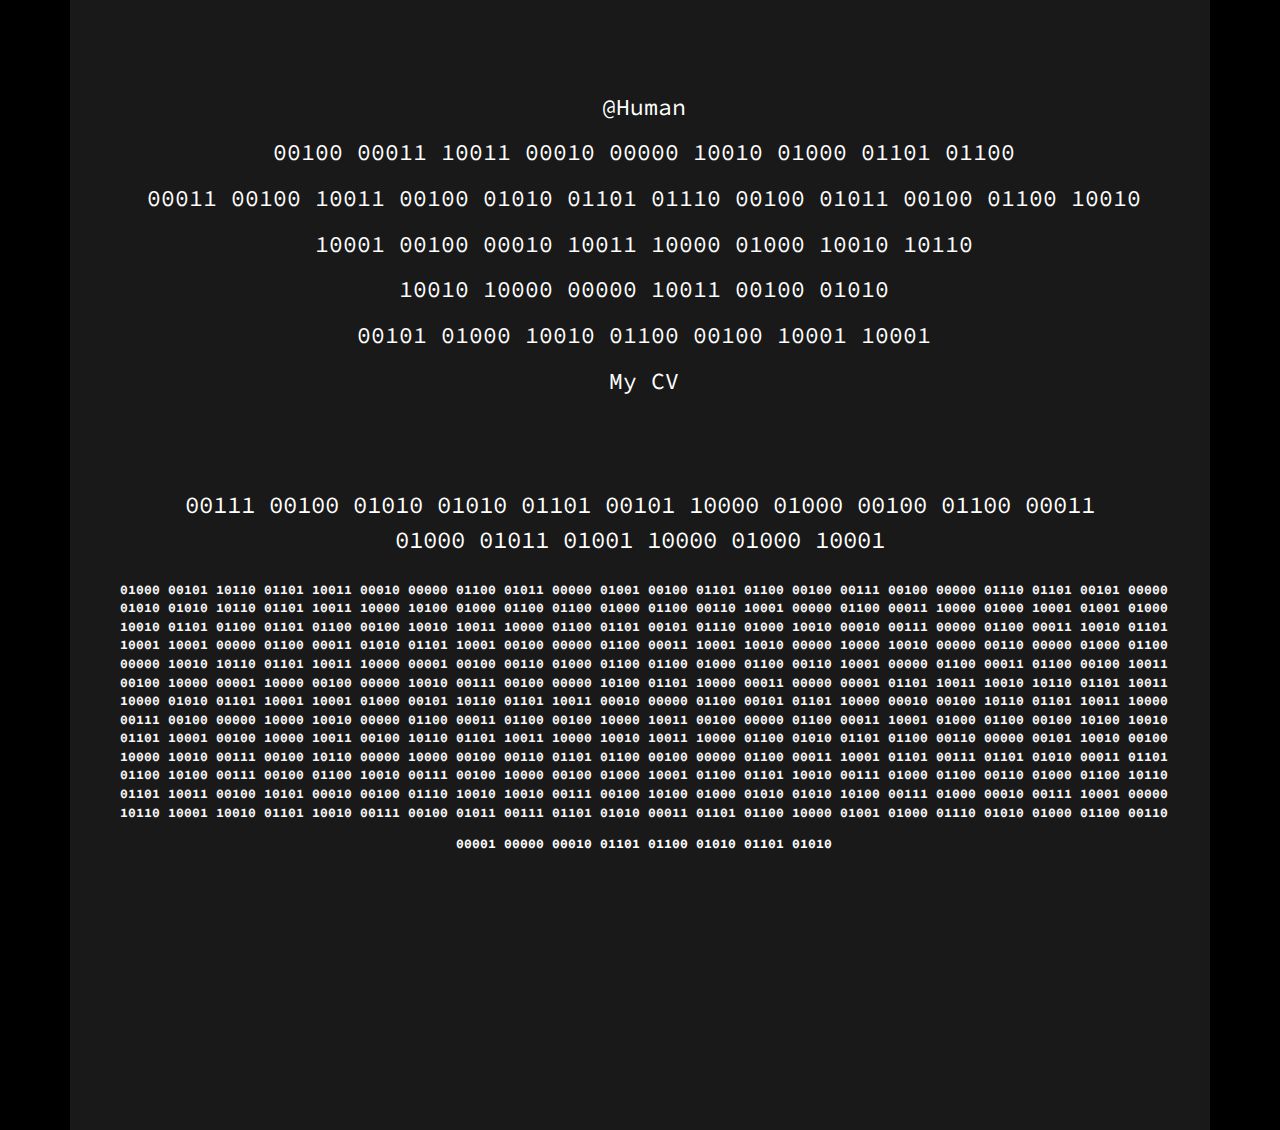
<file: index.html>
<html>
  <head>
    <link rel="stylesheet" href="https://maxcdn.bootstrapcdn.com/bootstrap/3.3.7/css/bootstrap.min.css">
    <link rel="stylesheet" href="styles.css">
    <link href="https://fonts.googleapis.com/css?family=Source+Code+Pro" rel="stylesheet">
  </head>
  
  <div class="container">
    
  <body class="bg">
    <div class="header text-center center-block">
      <ul class="navbar">
        <li><a href="human.html"> @Human </a></li>
        <li><a href="education.html"> 00100 00011 10011 00010 00000 10010 01000 01101 01100 </a></li>
        <li><a href="dev.html"> 00011 00100 10011 00100 01010 01101 01110 00100 01011 00100 01100 10010 </a></li>
        <li><a href="security.html"> 10001 00100 00010 10011 10000 01000 10010 10110 </a></li>
        <li><a href="travel.html"> 10010 10000 00000 10011 00100 01010 </a></li>
        <li><a href="fitness.html"> 00101 01000 10010 01100 00100 10001 10001 </a></li>
        <li><a href="resume.html">My CV</a></li>
      </ul>
     
      <p id="welcome_bacon"> 00111 00100 01010 01010 01101 00101 10000 01000 00100 01100 00011</br>01000 01011 01001 10000 01000 10001 </p>
    
    <ul class="navbar">
        <li><b>01000 00101 10110 01101 10011 00010 00000 01100 01011 00000 01001 00100 01101 01100 00100 00111 00100 00000 01110 01101 00101 00000 01010 01010 10110 01101 10011 10000 10100 01000 01100 01100 01000 01100 00110 10001 00000 01100 00011 10000 01000 10001 01001 01000 10010 01101 01100 01101 01100 00100 10010 10011 10000 01100 01101 00101 01110 01000 10010 00010 00111 00000 01100 00011 10010 01101 10001 10001 00000 01100 00011 01010 01101 10001 00100 00000 01100 00011 10001 10010 00000 10000 10010 00000 00110 00000 01000 01100 00000 10010 10110 01101 10011 10000 00001 00100 00110 01000 01100 01100 01000 01100 00110 10001 00000 01100 00011 01100 00100 10011 00100 10000 00001 10000 00100 00000 10010 00111 00100 00000 10100 01101 10000 00011 00000 00001 01101 10011 10010 10110 01101 10011 10000 01010 01101 10001 10001 01000 00101 10110 01101 10011 00010 00000 01100 00101 01101 10000 00010 00100 10110 01101 10011 10000 00111 00100 00000 10000 10010 00000 01100 00011 01100 00100 10000 10011 00100 00000 01100 00011 10001 01000 01100 00100 10100 10010 01101 10001 00100 10000 10011 00100 10110 01101 10011 10000 10010 10011 10000 01100 01010 01101 01100 00110 00000 00101 10010 00100 10000 10010 00111 00100 10110 00000 10000 00100 00110 01101 01100 00100 00000 01100 00011 10001 01101 00111 01101 01010 00011 01101 01100 10100 00111 00100 01100 10010 00111 00100 10000 00100 01000 10001 01100 01101 10010 00111 01000 01100 00110 01000 01100 10110 01101 10011 00100 10101 00010 00100 01110 10010 10010 00111 00100 10100 01000 01010 01010 10100 00111 01000 00010 00111 10001 00000 10110 10001 10010 01101 10010 00111 00100 01011 00111 01101 01010 00011 01101 01100 10000 01001 01000 01110 01010 01000 01100 00110</b></li>
        <li><b><a href="#">00001 00000 00010 01101 01100 01010 01101 01010</a></b></li>
      </ul>
    </div>
  </body>
</html>
</file>
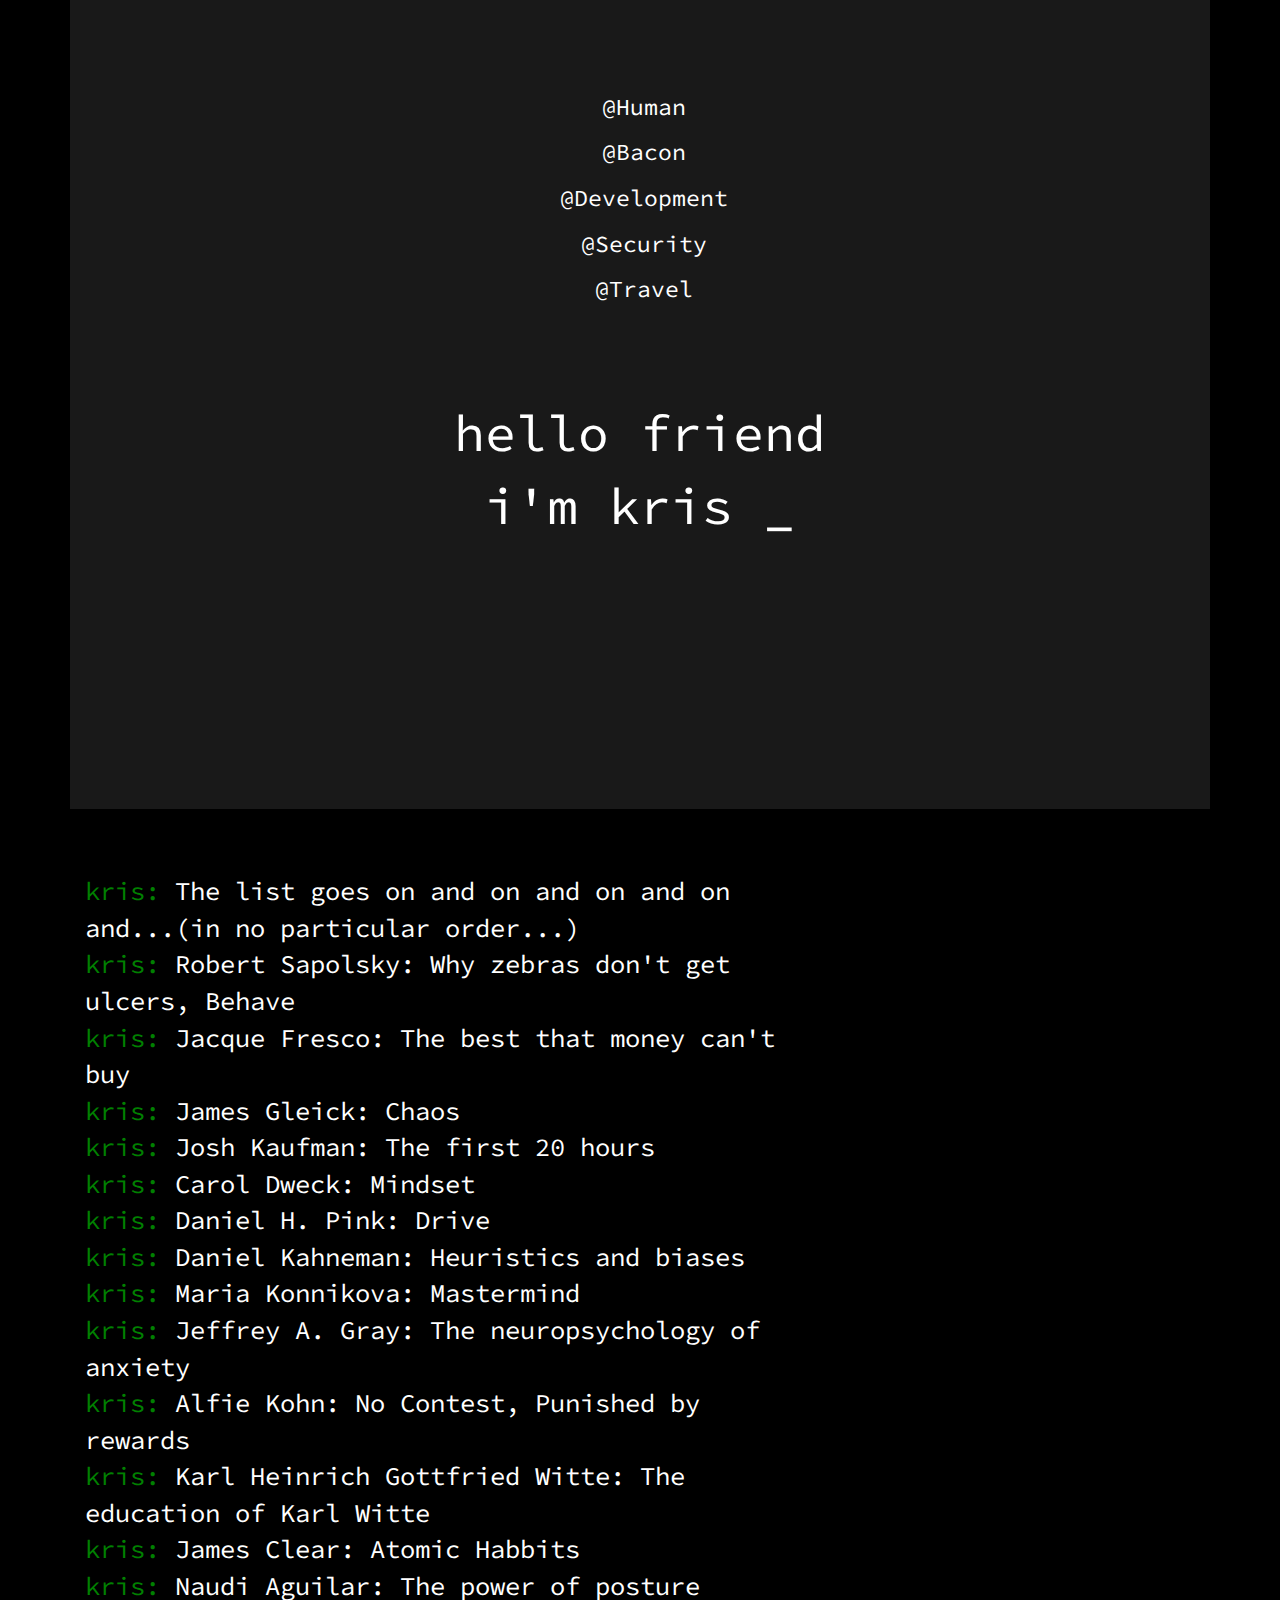
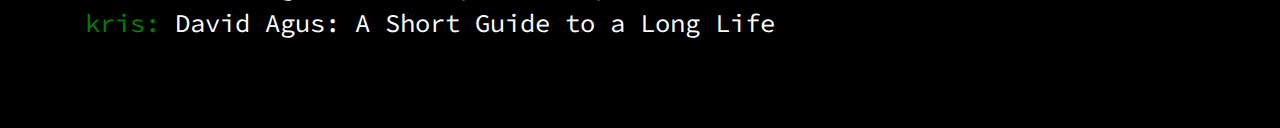
<file: books.html>
<html>

<head>
    <link rel="stylesheet" href="https://maxcdn.bootstrapcdn.com/bootstrap/3.3.7/css/bootstrap.min.css">
    <link rel="stylesheet" href="styles.css">
    <link href="https://fonts.googleapis.com/css?family=Source+Code+Pro" rel="stylesheet">
</head>

<div class="container">

    <body class="bg">
        <div class="header text-center center-block">
            <ul class="navbar">
                <li><a href="human.html"> @Human </a></li>
                <li><a href="index.html"> @Bacon </a></li>
                <li><a href="dev.html"> @Development </a></li>
                <li><a href="security.html"> @Security </a></li>
                <li><a href="travel.html"> @Travel </a></li>
            </ul>

            <p id="welcome"> hello friend</br>i'm kris _</p>

        </div>

        <div class="intro">
            <div class="col-xs-8">
                <!-- <span>kris:</span></br> -->
                <p id="text1"><span>kris:</span> The list goes on and on and on and on and...(in no particular order...)</br>
                    <span>kris:</span> Robert Sapolsky: Why zebras don't get ulcers, Behave</br>
                    <span>kris:</span> Jacque Fresco: The best that money can't buy</br>
                    <span>kris:</span> James Gleick: Chaos </br>
                    <span>kris:</span> Josh Kaufman: The first 20 hours</br>
                    <span>kris:</span> Carol Dweck: Mindset</br>
                    <span>kris:</span> Daniel H. Pink: Drive</br>
                    <span>kris:</span> Daniel Kahneman: Heuristics and biases</br>
                    <span>kris:</span> Maria Konnikova: Mastermind</br>
                    <span>kris:</span> Jeffrey A. Gray: The neuropsychology of anxiety</br>
                    <span>kris:</span> Alfie Kohn: No Contest, Punished by rewards</br>
                    <span>kris:</span> Karl Heinrich Gottfried Witte: The education of Karl Witte</br>
                    <span>kris:</span> James Clear: Atomic Habbits</br>
                    <span>kris:</span> Naudi Aguilar: The power of posture</br>
                    <span>kris:</span> David Agus: A Short Guide to a Long Life</br>

            </div>
            <div class="col-xs-4">

            </div>
        </div>

        <div class="skill">

        </div>

        <div class="work">

        </div>

        <div class="break">

        </div>

    </body>

</html>
</file>
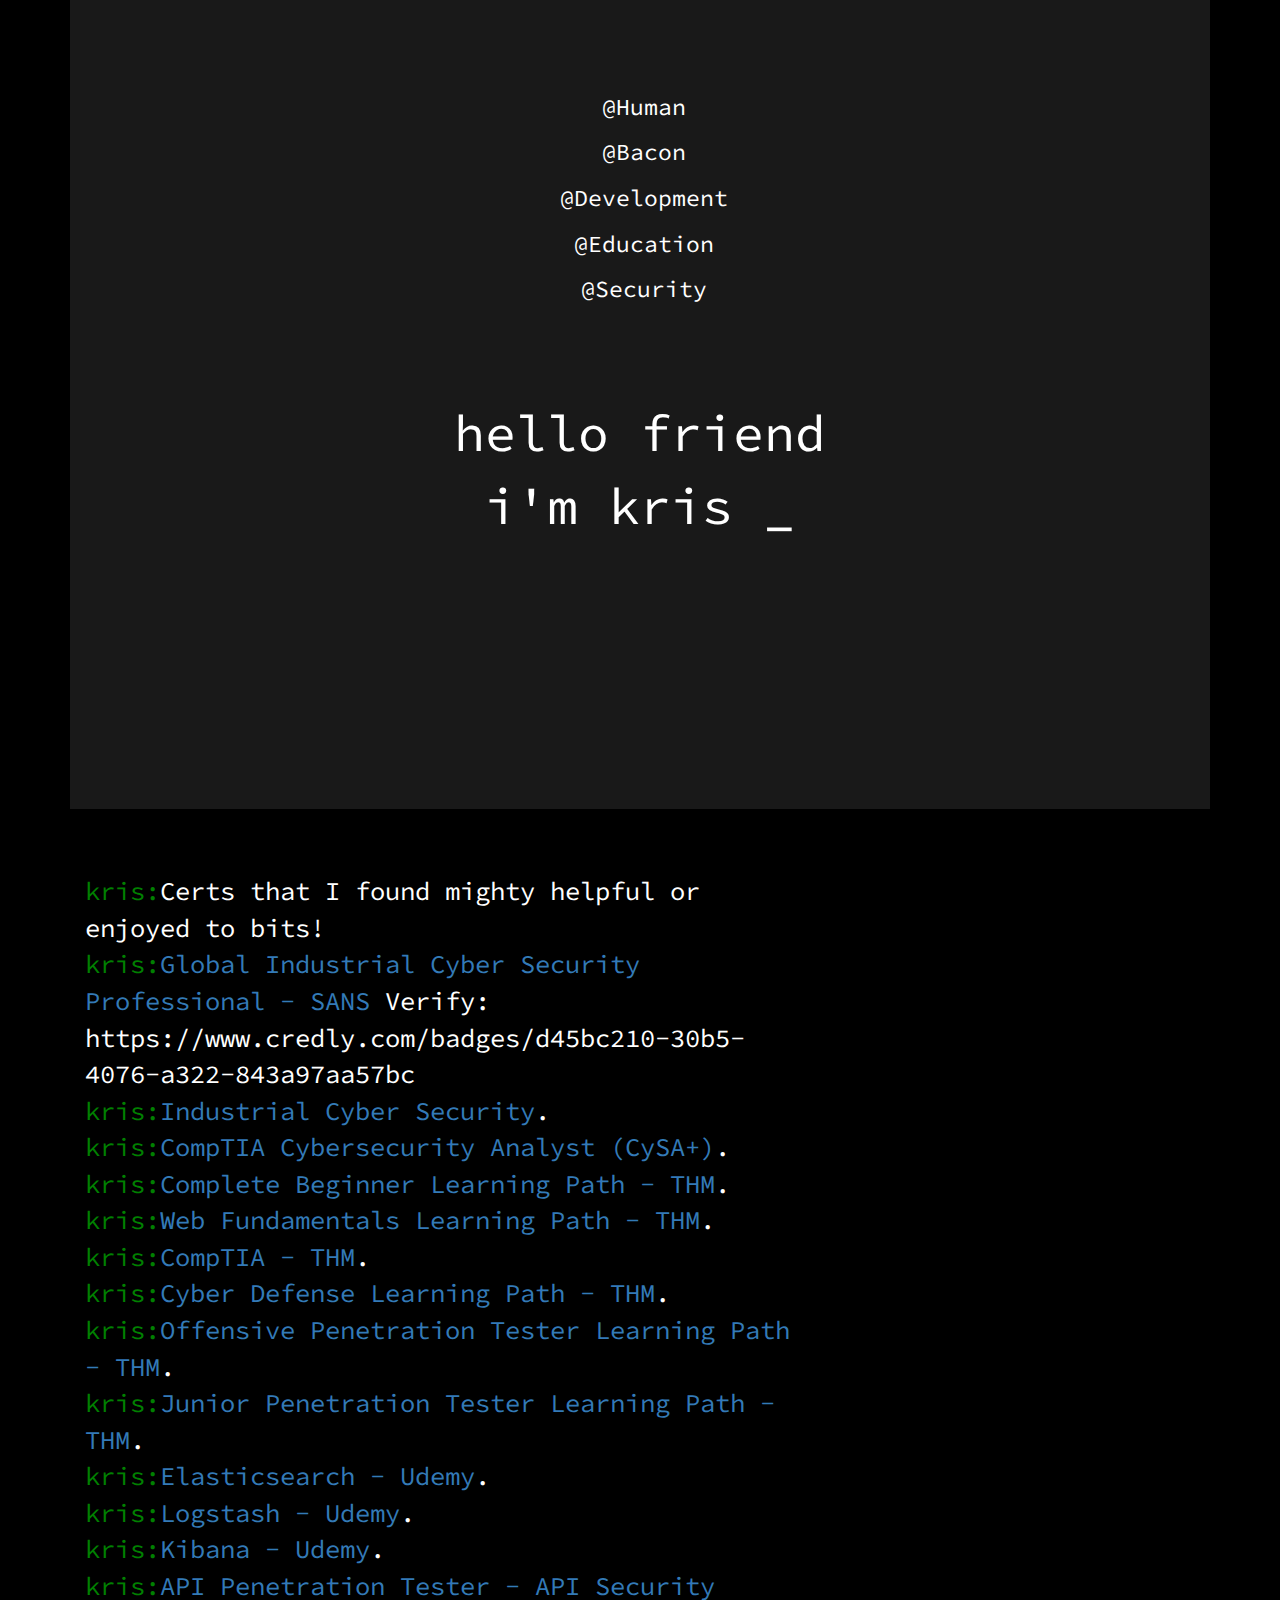
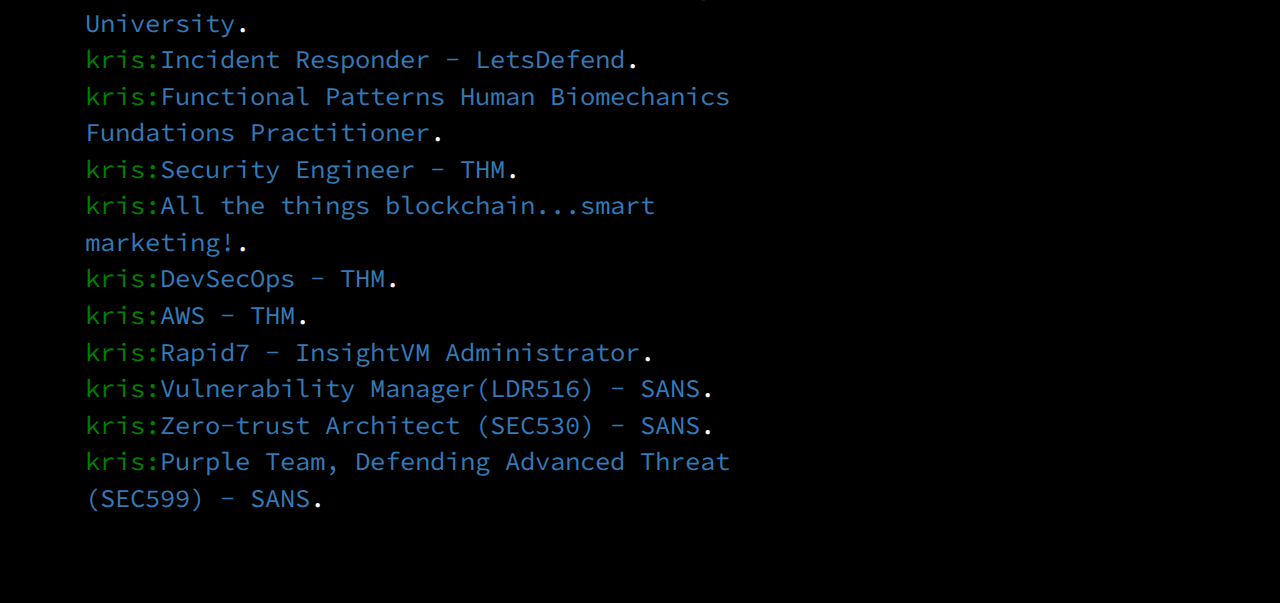
<file: certs.html>
<html>

<head>
    <link rel="stylesheet" href="https://maxcdn.bootstrapcdn.com/bootstrap/3.3.7/css/bootstrap.min.css">
    <link rel="stylesheet" href="styles.css">
    <link href="https://fonts.googleapis.com/css?family=Source+Code+Pro" rel="stylesheet">
</head>

<div class="container">

    <body class="bg">
        <div class="header text-center center-block">
            <ul class="navbar">
                <li><a href="human.html"> @Human </a></li>
                <li><a href="index.html"> @Bacon </a></li>
                <li><a href="dev.html"> @Development </a></li>
                <li><a href="education.html"> @Education </a></li>
                <li><a href="security.html"> @Security </a></li>
            </ul>

            <p id="welcome"> hello friend</br>i'm kris _</p>

        </div>

        <div class="intro">
            <div class="col-xs-8">
                <!-- <span>kris:</span> </br> -->
                <p id="text1"><span>kris:</span>Certs that I found mighty helpful or enjoyed to bits!</br>
                    <span>kris:</span><a href=certs/GICSP.png>Global Industrial Cyber Security Professional - SANS</a> Verify: https://www.credly.com/badges/d45bc210-30b5-4076-a322-843a97aa57bc </br>
                    <span>kris:</span><a href=certs/ICSInternal.pdf>Industrial Cyber Security</a>.</br>
                    <span>kris:</span><a href=certs/CompTIAInternal.pdf>CompTIA Cybersecurity Analyst (CySA+)</a>.</br>
                    <span>kris:</span><a href=certs/THM-CBLP.png>Complete Beginner Learning Path - THM</a>.</br>
                    <span>kris:</span><a href=certs/THM-WFLP.png>Web Fundamentals Learning Path - THM</a>.</br>
                    <span>kris:</span><a href=certs/THM-CompTIA.png>CompTIA - THM</a>.</br>
                    <span>kris:</span><a href=certs/THM-CDLP.png>Cyber Defense Learning Path - THM</a>.</br>
                    <span>kris:</span><a href=certs/THM-OPLP.png>Offensive Penetration Tester Learning Path - THM</a>.</br>
                    <span>kris:</span><a href=certs/THM-JrPT.png>Junior Penetration Tester Learning Path - THM</a>.</br>
                    <span>kris:</span><a href=certs/elastic.pdf>Elasticsearch - Udemy</a>.</br>
                    <span>kris:</span><a href=certs/logstash.pdf>Logstash - Udemy</a>.</br>
                    <span>kris:</span><a href=certs/kibana.pdf>Kibana - Udemy</a>.</br>
                    <span>kris:</span><a href=certs/api-penetration-testing-certificate-of-completion>API Penetration Tester - API Security University</a>.</br>
                    <span>kris:</span><a href=certs/IR.png>Incident Responder - LetsDefend</a>.</br>
                    <span>kris:</span><a href="certs/FPCertificate.pdf">Functional Patterns Human Biomechanics Fundations Practitioner</a>.</br>
                    <span>kris:</span><a href=certs/THM-SE.png>Security Engineer - THM</a>.</br>
                    <span>kris:</span><a href=certs/Blockchain/BCDump.html>All the things blockchain...smart marketing!</a>.</br>
                    <span>kris:</span><a href=certs/THM-DSO.png>DevSecOps - THM</a>.</br>
                    <span>kris:</span><a href=certs/THM-AWS.png>AWS - THM</a>.</br>
                    <span>kris:</span><a href=certs/IVMAdmin.png>Rapid7 - InsightVM Administrator</a>.</br>
		            <span>kris:</span><a href=certs/LDR516VulnMan.pdf>Vulnerability Manager(LDR516) - SANS</a>.</br>
                    <span>kris:</span><a href=certs/SEC530.pdf>Zero-trust Architect (SEC530) - SANS</a>.</br>
                    <span>kris:</span><a href=certs/SEC599.pdf>Purple Team, Defending Advanced Threat (SEC599) - SANS</a>.</br>
            </div>
            <div class="col-xs-4">

            </div>
        </div>

        <div class="skill">

        </div>

        <div class="work">

        </div>

        <div class="break">

        </div>

    </body>

</html>
</file>
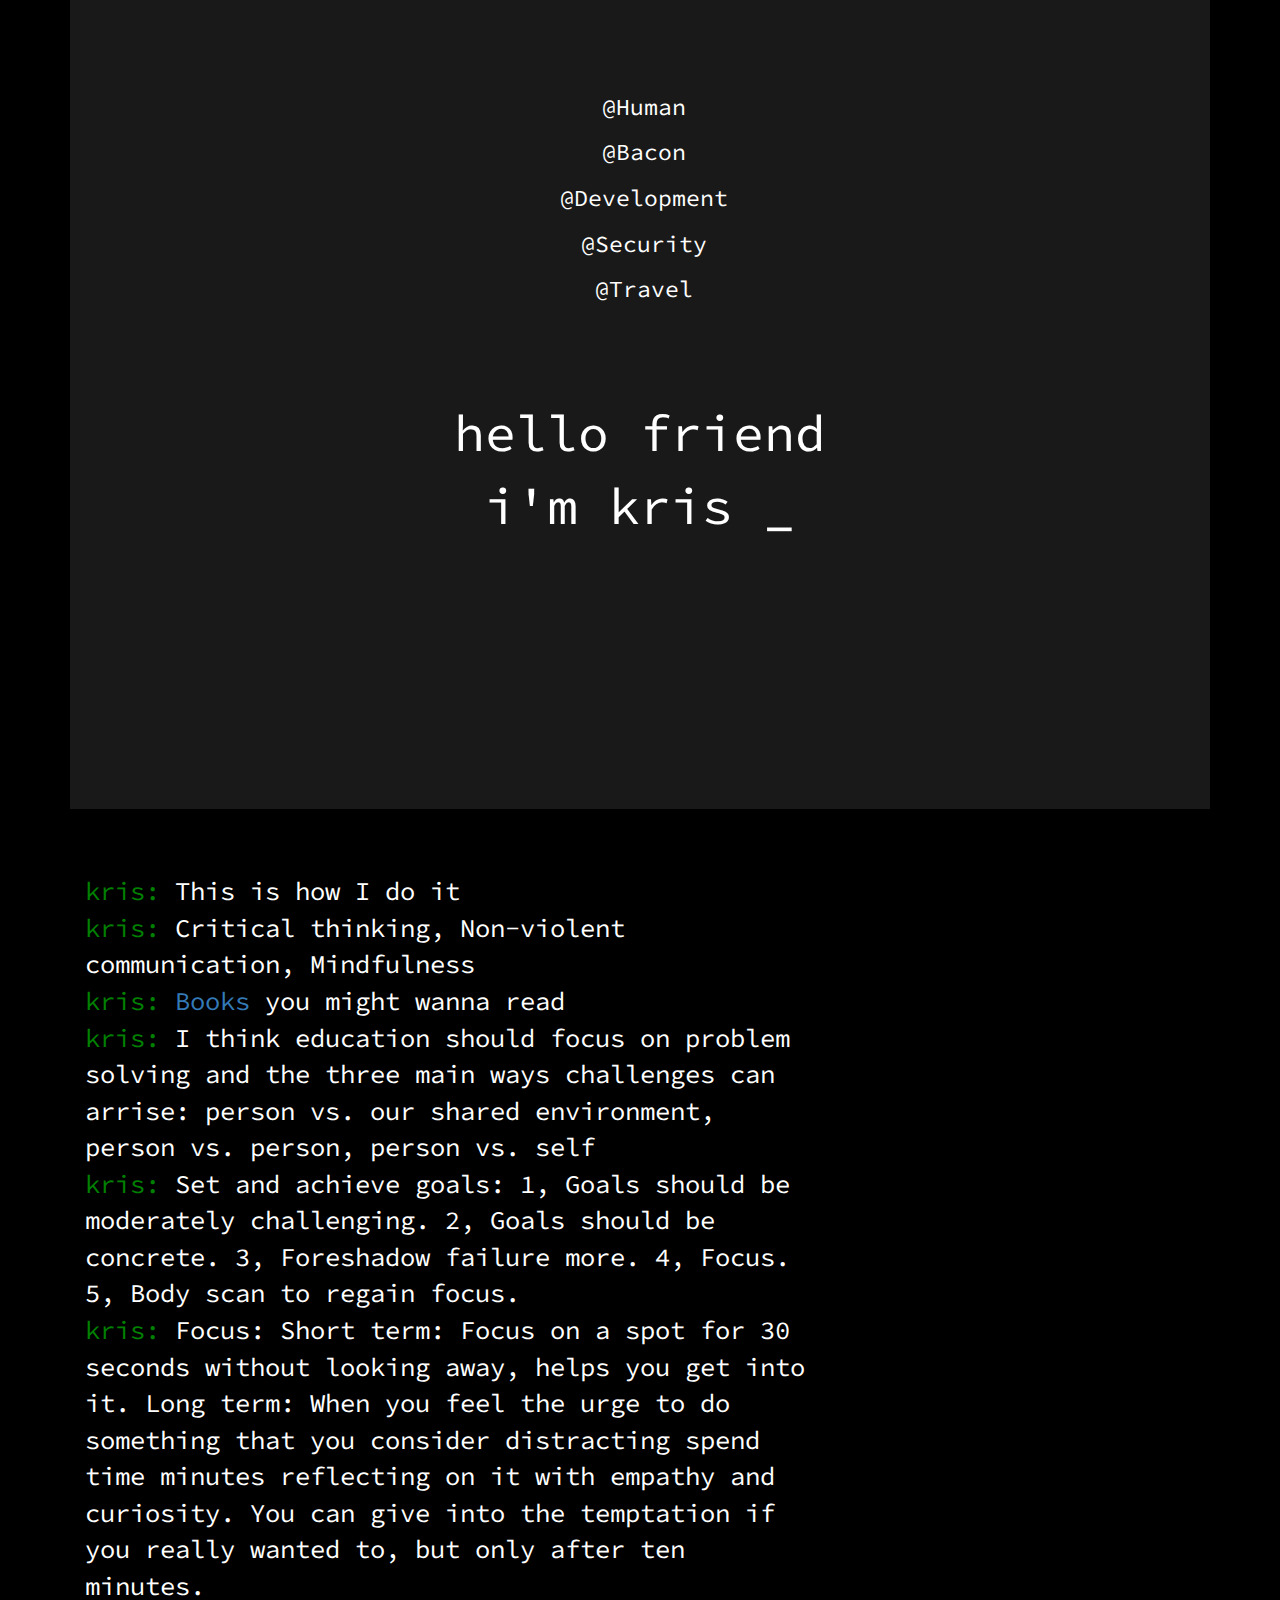
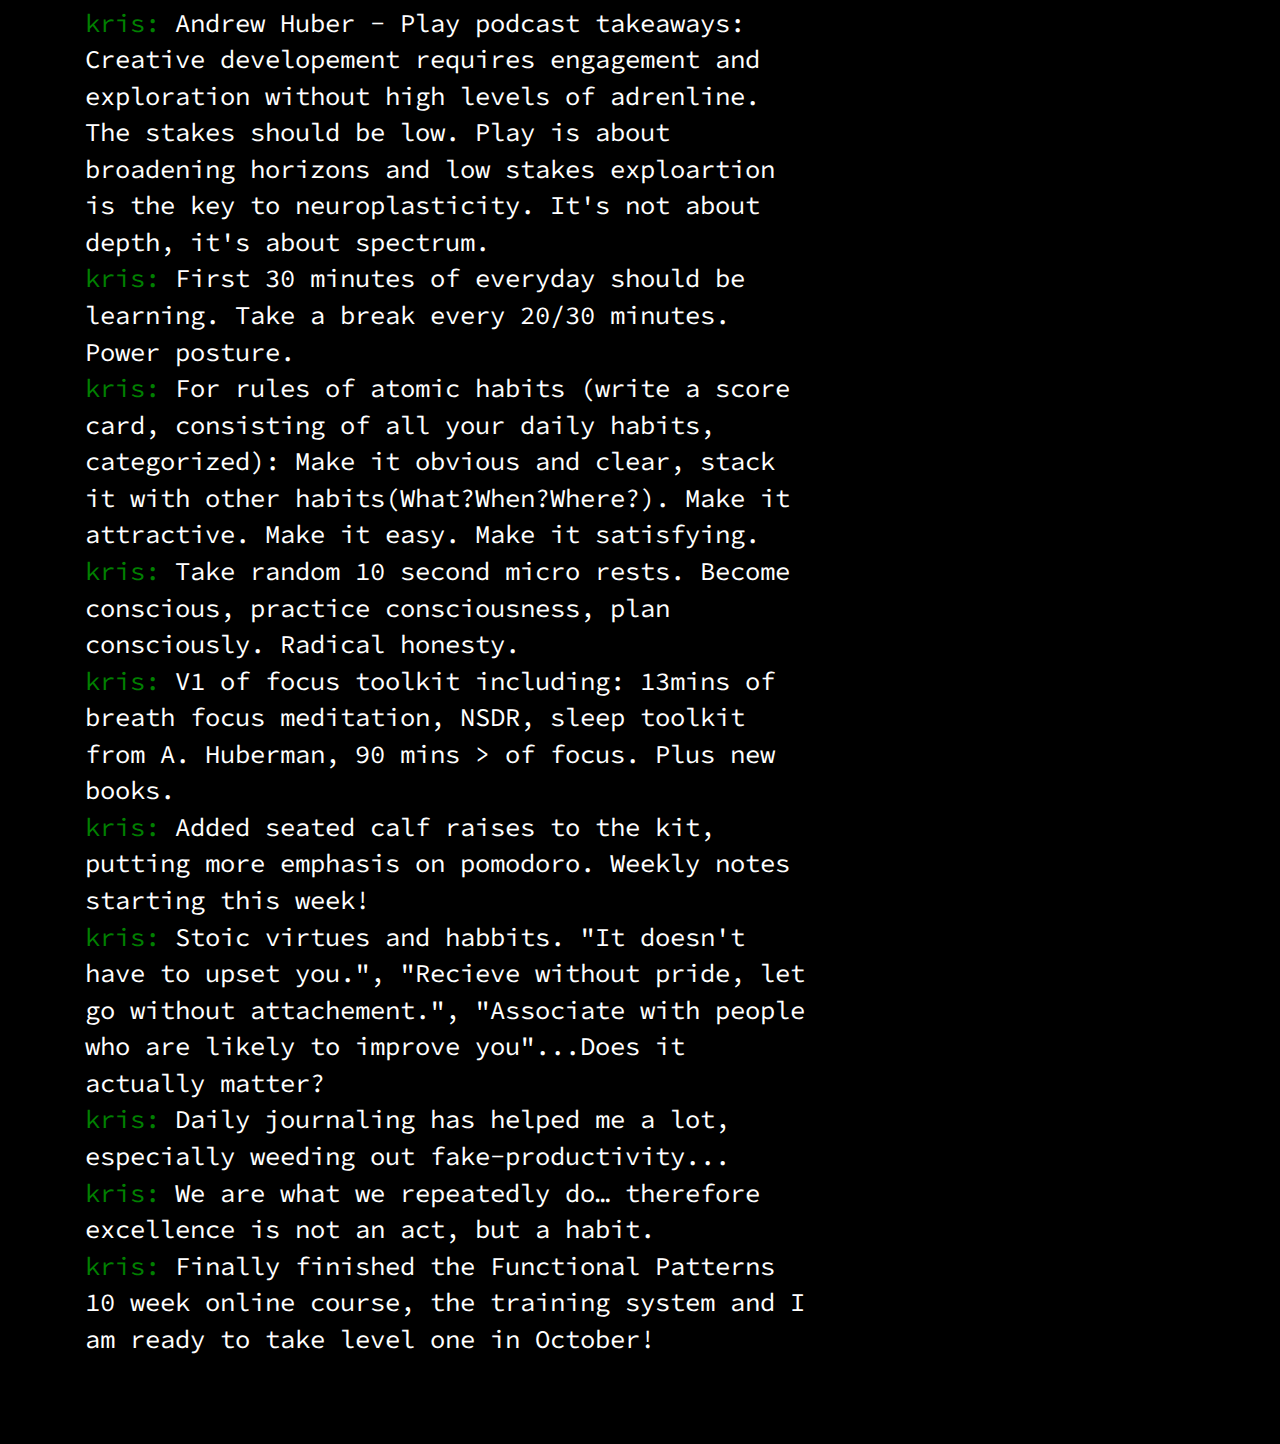
<file: education.html>
<html>

<head>
    <link rel="stylesheet" href="https://maxcdn.bootstrapcdn.com/bootstrap/3.3.7/css/bootstrap.min.css">
    <link rel="stylesheet" href="styles.css">
    <link href="https://fonts.googleapis.com/css?family=Source+Code+Pro" rel="stylesheet">
</head>

<div class="container">

    <body class="bg">
        <div class="header text-center center-block">
            <ul class="navbar">
                <li><a href="human.html"> @Human </a></li>
                <li><a href="index.html"> @Bacon </a></li>
                <li><a href="dev.html"> @Development </a></li>
                <li><a href="security.html"> @Security </a></li>
                <li><a href="travel.html"> @Travel </a></li>
            </ul>

            <p id="welcome"> hello friend</br>i'm kris _</p>

        </div>

        <div class="intro">
            <div class="col-xs-8">
                <!-- <span>kris:</span></br> -->
                <p id="text1"><span>kris:</span> This is how I do it</br>
                    <span>kris:</span> Critical thinking, Non-violent communication, Mindfulness</br>
                    <span>kris:</span> <a href=books.html> Books</a> you might wanna read</br>
                    <span>kris:</span> I think education should focus on problem solving and the three main ways challenges can arrise: person vs. our shared environment, person vs. person, person vs. self</br>
                    <span>kris:</span> Set and achieve goals: 1, Goals should be moderately challenging. 2, Goals should be concrete. 3, Foreshadow failure more. 4, Focus. 5, Body scan to regain focus.</br>
                    <span>kris:</span> Focus: Short term: Focus on a spot for 30 seconds without looking away, helps you get into it. Long term: When you feel the urge to do something that you consider distracting spend time minutes reflecting on it with
                    empathy and curiosity. You can give into the temptation if you really wanted to, but only after ten minutes.</br>
                    <span>kris:</span> Andrew Huber - Play podcast takeaways: Creative developement requires engagement and exploration without high levels of adrenline. The stakes should be low. Play is about broadening horizons and low stakes exploartion
                    is the key to neuroplasticity. It's not about depth, it's about spectrum.</br>
                    <span>kris:</span> First 30 minutes of everyday should be learning. Take a break every 20/30 minutes. Power posture.</br>
                    <span>kris:</span> For rules of atomic habits (write a score card, consisting of all your daily habits, categorized): Make it obvious and clear, stack it with other habits(What?When?Where?). Make it attractive. Make it easy. Make it satisfying.</br>
                    <span>kris:</span> Take random 10 second micro rests. Become conscious, practice consciousness, plan consciously. Radical honesty. </br>
                    <span>kris:</span> V1 of focus toolkit including: 13mins of breath focus meditation, NSDR, sleep toolkit from A. Huberman, 90 mins > of focus. Plus new books. </br>
                    <span>kris:</span> Added seated calf raises to the kit, putting more emphasis on pomodoro. Weekly notes starting this week!</br>
                    <span>kris:</span> Stoic virtues and habbits. "It doesn't have to upset you.", "Recieve without pride, let go without attachement.", "Associate with people who are likely to improve you"...Does it actually matter?</br>
                    <span>kris:</span> Daily journaling has helped me a lot, especially weeding out fake-productivity...</br>
                    <span>kris:</span> We are what we repeatedly do… therefore excellence is not an act, but a habit.</br>
                    <span>kris:</span> Finally finished the Functional Patterns 10 week online course, the training system and I am ready to take level one in October!</br>
            </div>
            <div class="col-xs-4">

            </div>
        </div>

        <div class="skill">

        </div>

        <div class="work">

        </div>

        <div class="break">

        </div>

    </body>

</html>
</file>
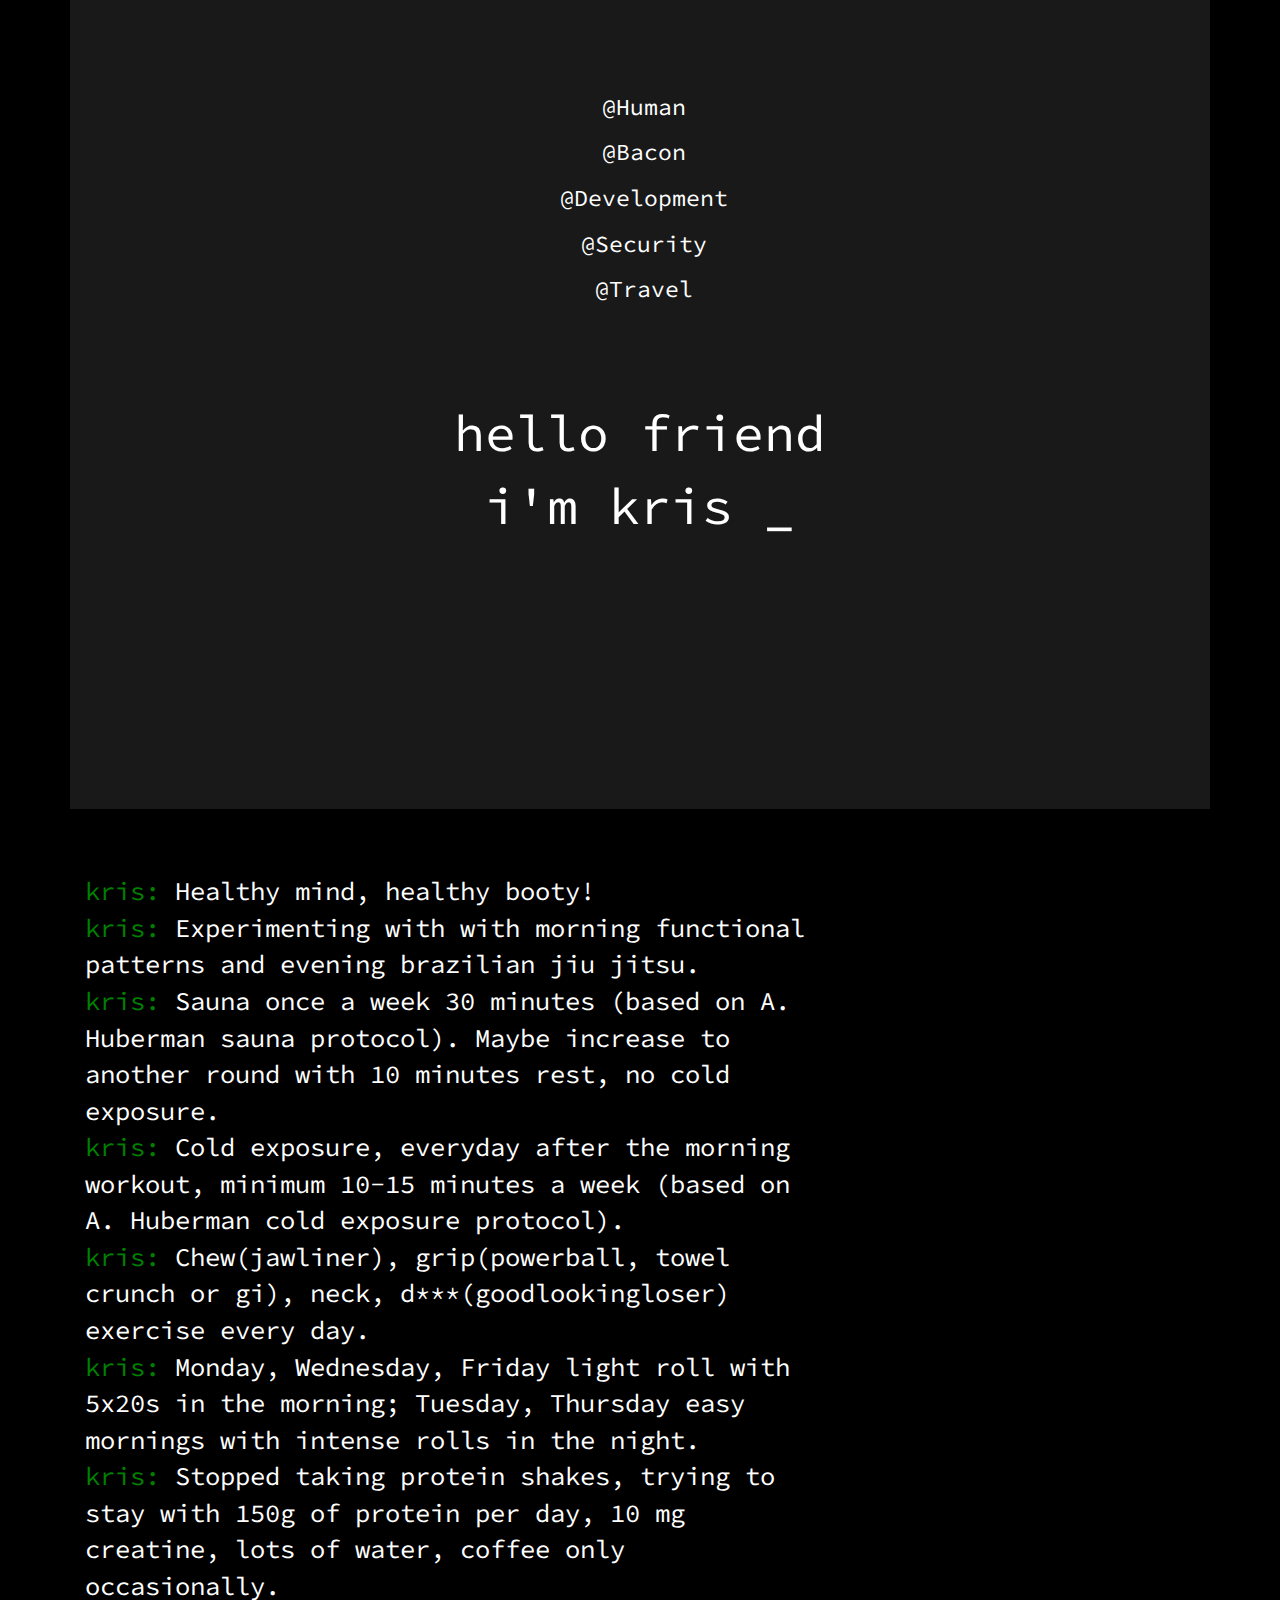
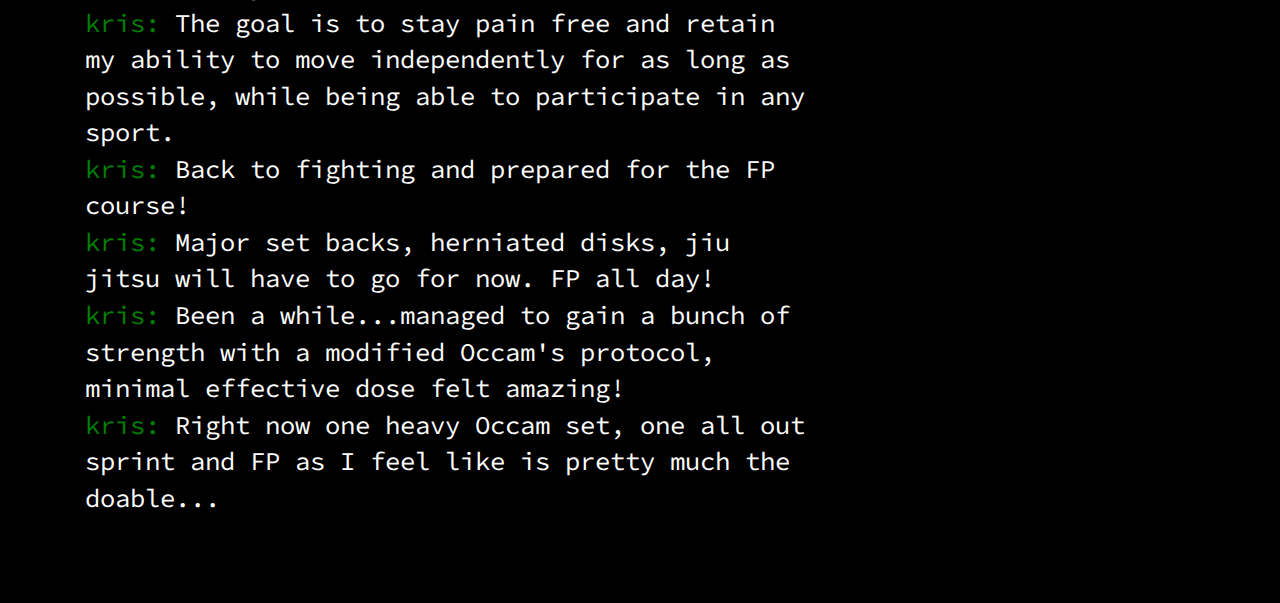
<file: fitness.html>
<html>

<head>
    <link rel="stylesheet" href="https://maxcdn.bootstrapcdn.com/bootstrap/3.3.7/css/bootstrap.min.css">
    <link rel="stylesheet" href="styles.css">
    <link href="https://fonts.googleapis.com/css?family=Source+Code+Pro" rel="stylesheet">
</head>

<div class="container">

    <body class="bg">
        <div class="header text-center center-block">
            <ul class="navbar">
                <li><a href="human.html"> @Human </a></li>
                <li><a href="index.html"> @Bacon </a></li>
                <li><a href="dev.html"> @Development </a></li>
                <li><a href="security.html"> @Security </a></li>
                <li><a href="travel.html"> @Travel </a></li>
            </ul>

            <p id="welcome"> hello friend</br>i'm kris _</p>

        </div>

        <div class="intro">
            <div class="col-xs-8">
                <!-- <span>kris:</span> </br> -->
                <p id="text1"><span>kris:</span> Healthy mind, healthy booty!</br>
                    <span>kris:</span> Experimenting with with morning functional patterns and evening brazilian jiu jitsu.</br>
                    <span>kris:</span> Sauna once a week 30 minutes (based on A. Huberman sauna protocol). Maybe increase to another round with 10 minutes rest, no cold exposure.</br>
                    <span>kris:</span> Cold exposure, everyday after the morning workout, minimum 10-15 minutes a week (based on A. Huberman cold exposure protocol).</br>
                    <span>kris:</span> Chew(jawliner), grip(powerball, towel crunch or gi), neck, d***(goodlookingloser) exercise every day.</br>
                    <span>kris:</span> Monday, Wednesday, Friday light roll with 5x20s in the morning; Tuesday, Thursday easy mornings with intense rolls in the night.</br>
                    <span>kris:</span> Stopped taking protein shakes, trying to stay with 150g of protein per day, 10 mg creatine, lots of water, coffee only occasionally.</br>
                    <span>kris:</span> The goal is to stay pain free and retain my ability to move independently for as long as possible, while being able to participate in any sport.</br>
                    <span>kris:</span> Back to fighting and prepared for the FP course!</br>
                    <span>kris:</span> Major set backs, herniated disks, jiu jitsu will have to go for now. FP all day!</br>
                    <span>kris:</span> Been a while...managed to gain a bunch of strength with a modified Occam's protocol, minimal effective dose felt amazing!</br>
                    <span>kris:</span> Right now one heavy Occam set, one all out sprint and FP as I feel like is pretty much the doable...</br>
            </div>
            <div class="col-xs-4">

            </div>
        </div>

        <div class="skill">

        </div>

        <div class="work">

        </div>

        <div class="break">

        </div>

    </body>

</html>
</file>
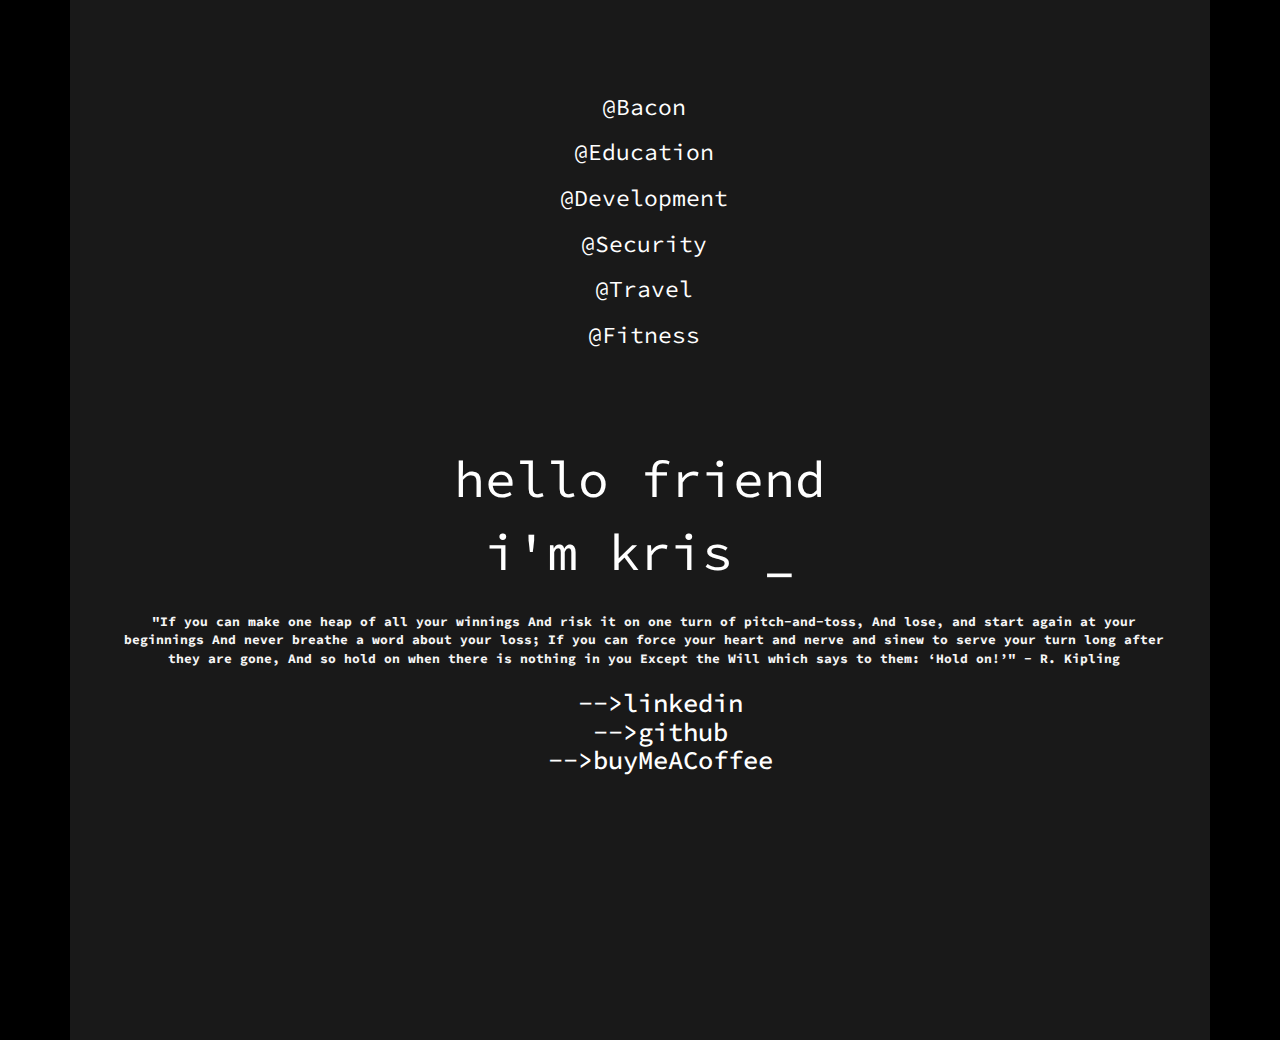
<file: human.html>
<html>
  <head>
    <link rel="stylesheet" href="https://maxcdn.bootstrapcdn.com/bootstrap/3.3.7/css/bootstrap.min.css">
    <link rel="stylesheet" href="styles.css">
    <link href="https://fonts.googleapis.com/css?family=Source+Code+Pro" rel="stylesheet">
  </head>
  
  <div class="container">
    
  <body class="bg">
    <div class="header text-center center-block">
      <ul class="navbar">
        <li><a href="index.html"> @Bacon </a></li>
        <li><a href="education.html"> @Education </a></li>
        <li><a href="dev.html"> @Development </a></li>
        <li><a href="security.html"> @Security </a></li>
        <li><a href="travel.html"> @Travel </a></li>
        <li><a href="fitness.html"> @Fitness </a></li>
      </ul>
     
      <p id="welcome"> hello friend</br>i'm kris _</p>
    
    <ul class="navbar">
        <li><b>"If you can make one heap of all your winnings
        And risk it on one turn of pitch-and-toss,
    And lose, and start again at your beginnings
        And never breathe a word about your loss;
    If you can force your heart and nerve and sinew to serve your turn long after they are gone,
    And so hold on when there is nothing in you
        Except the Will which says to them: ‘Hold on!’" - R. Kipling</b></li>
    </ul>
    <div class="skill">
      <h5 id="text2">
        <ul>
          <li><a href="https://www.linkedin.com/in/krisztian-kovacs-4b93b31bb/">-->linkedin</a></li>
          <li><a href="https://github.com/krisconnect/">-->github</a></li>
          <li><a href="https://www.patreon.com/krisconnect">-->buyMeACoffee</a></li>
        </ul>
    </h5>
    </div>
    </div>
  </body>
</html>
</file>
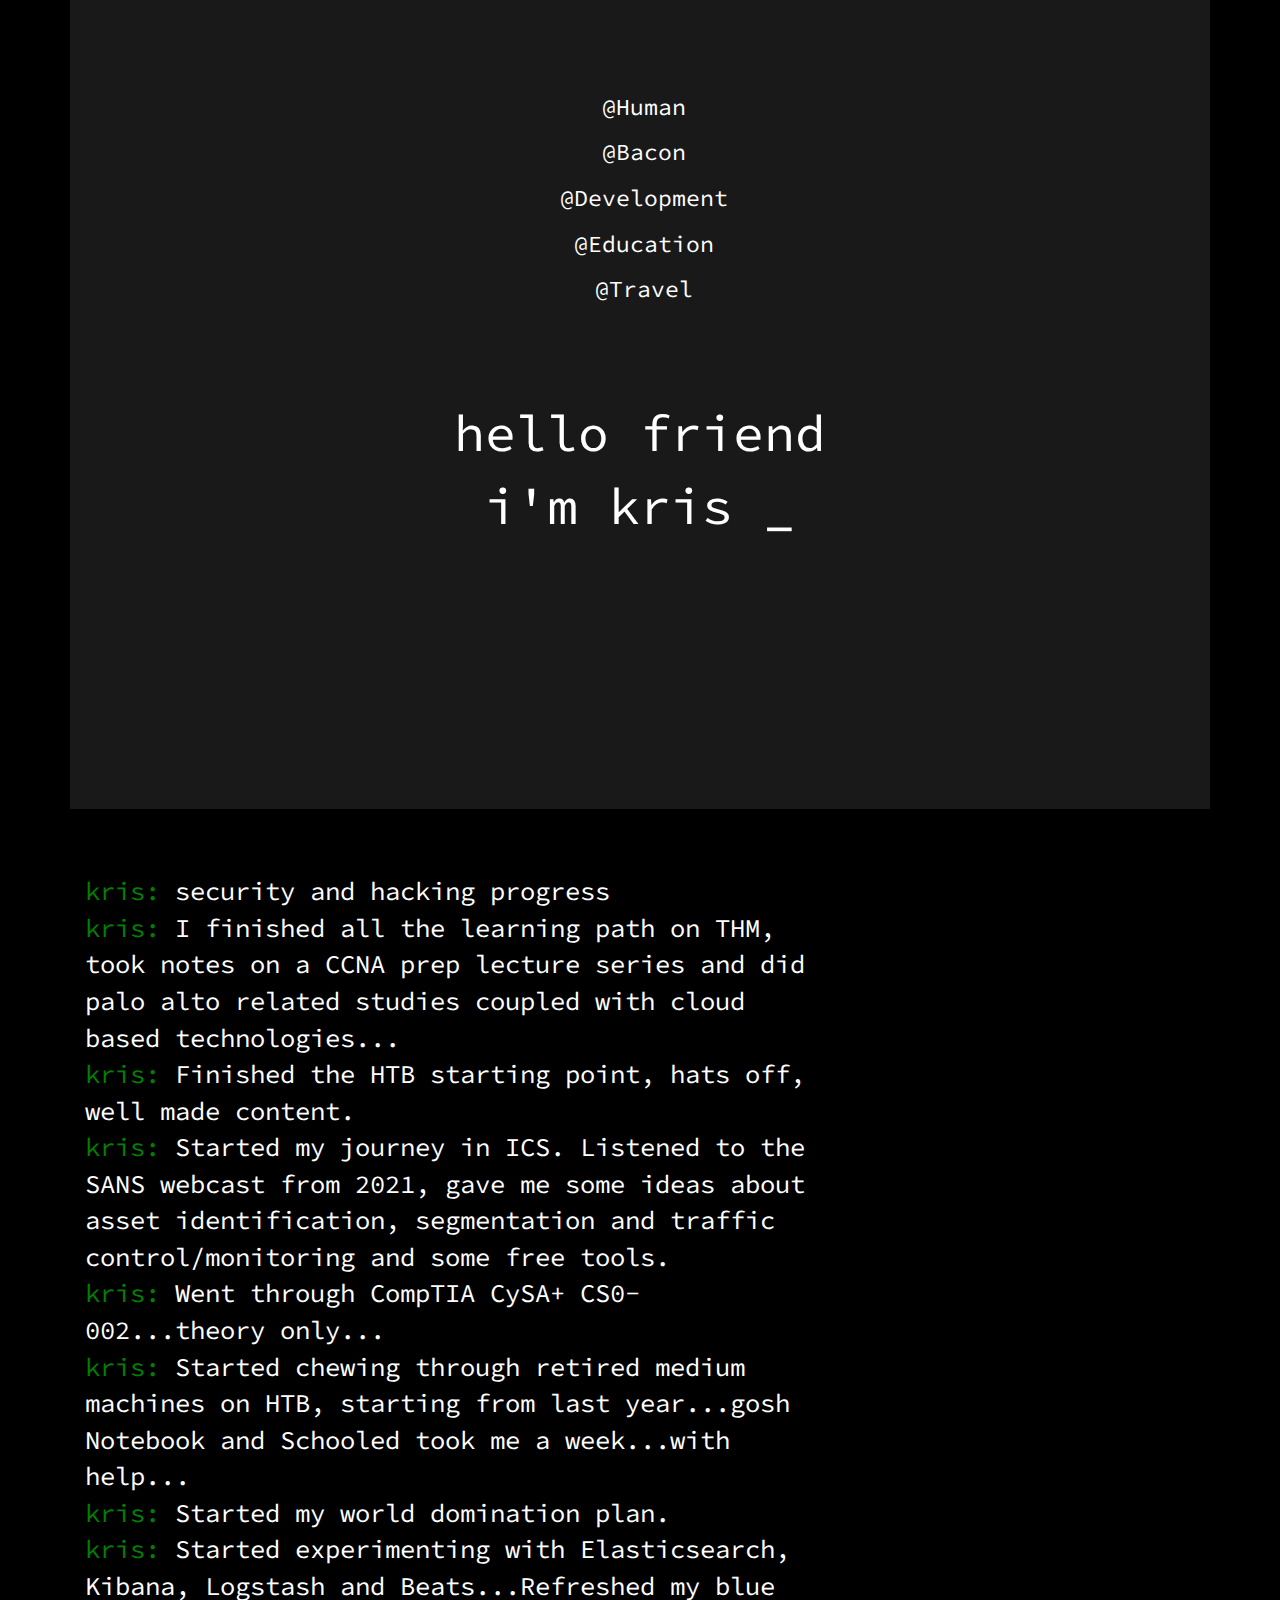
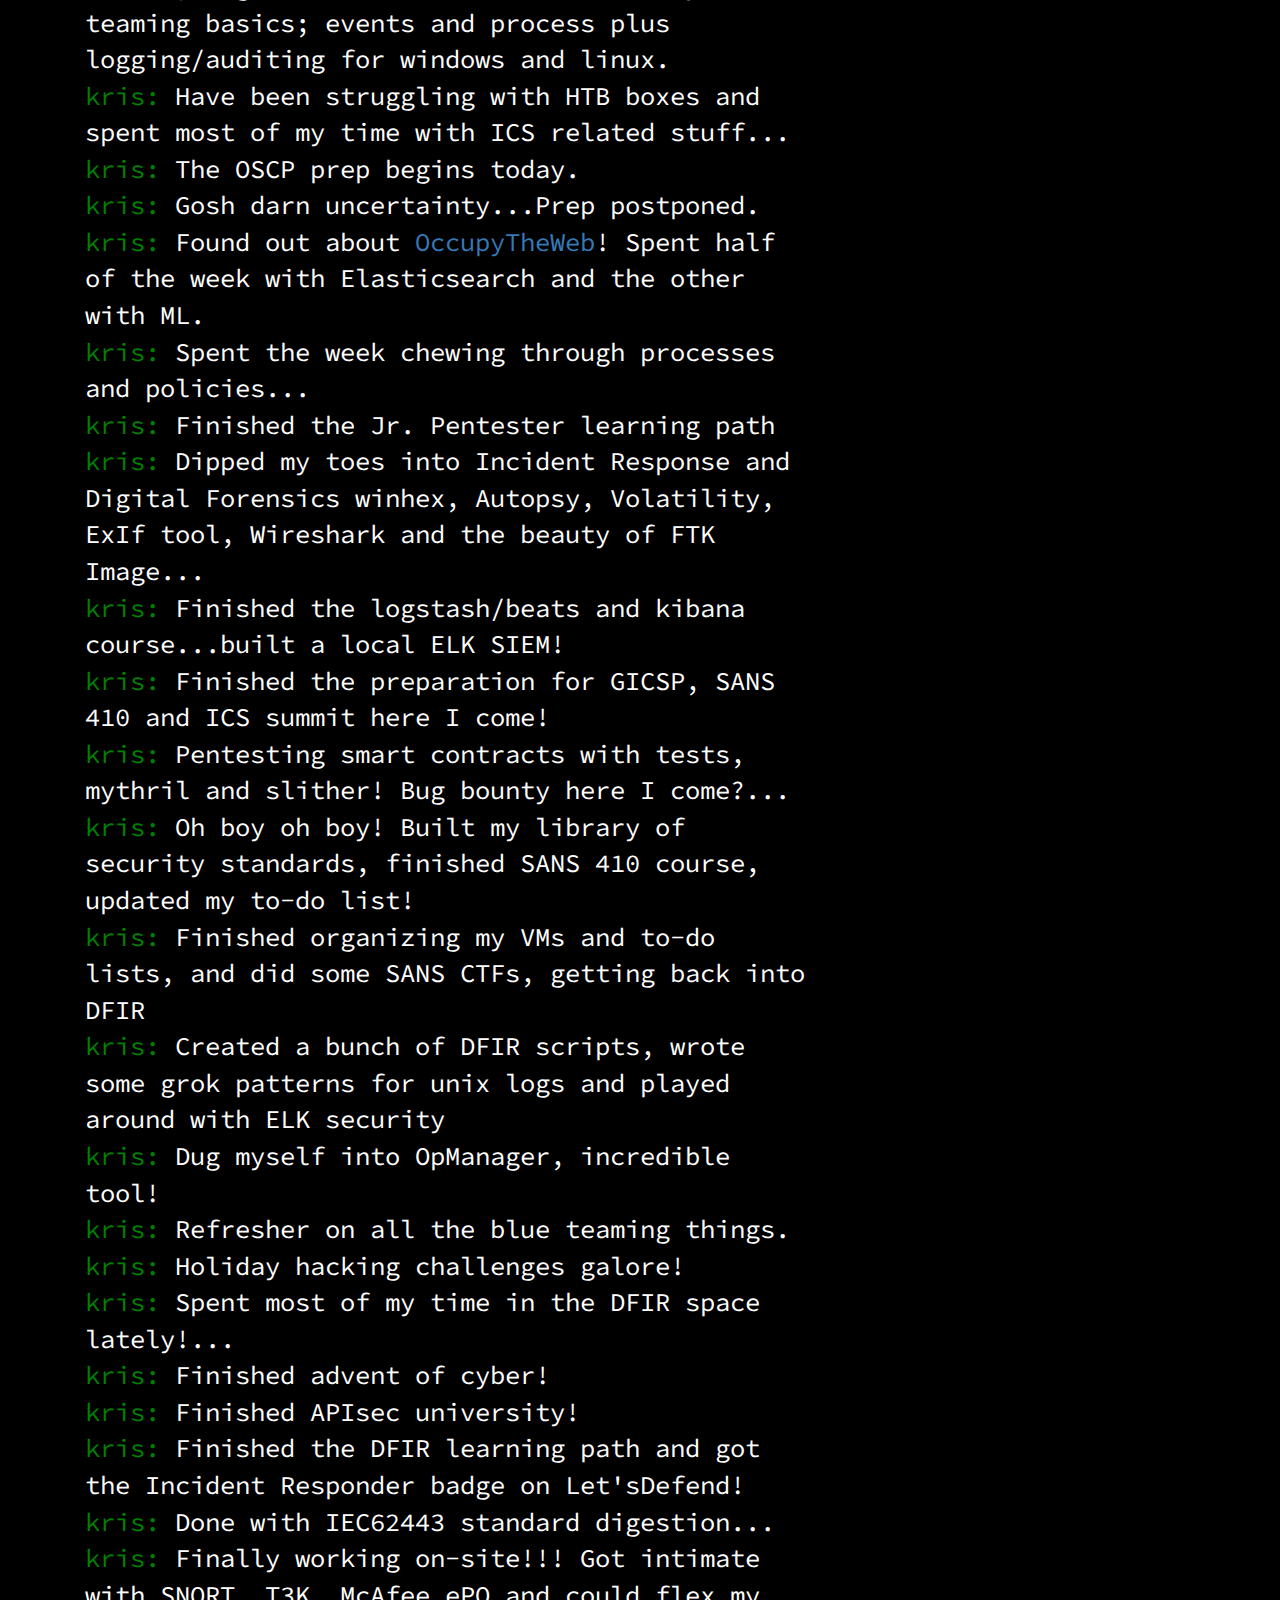
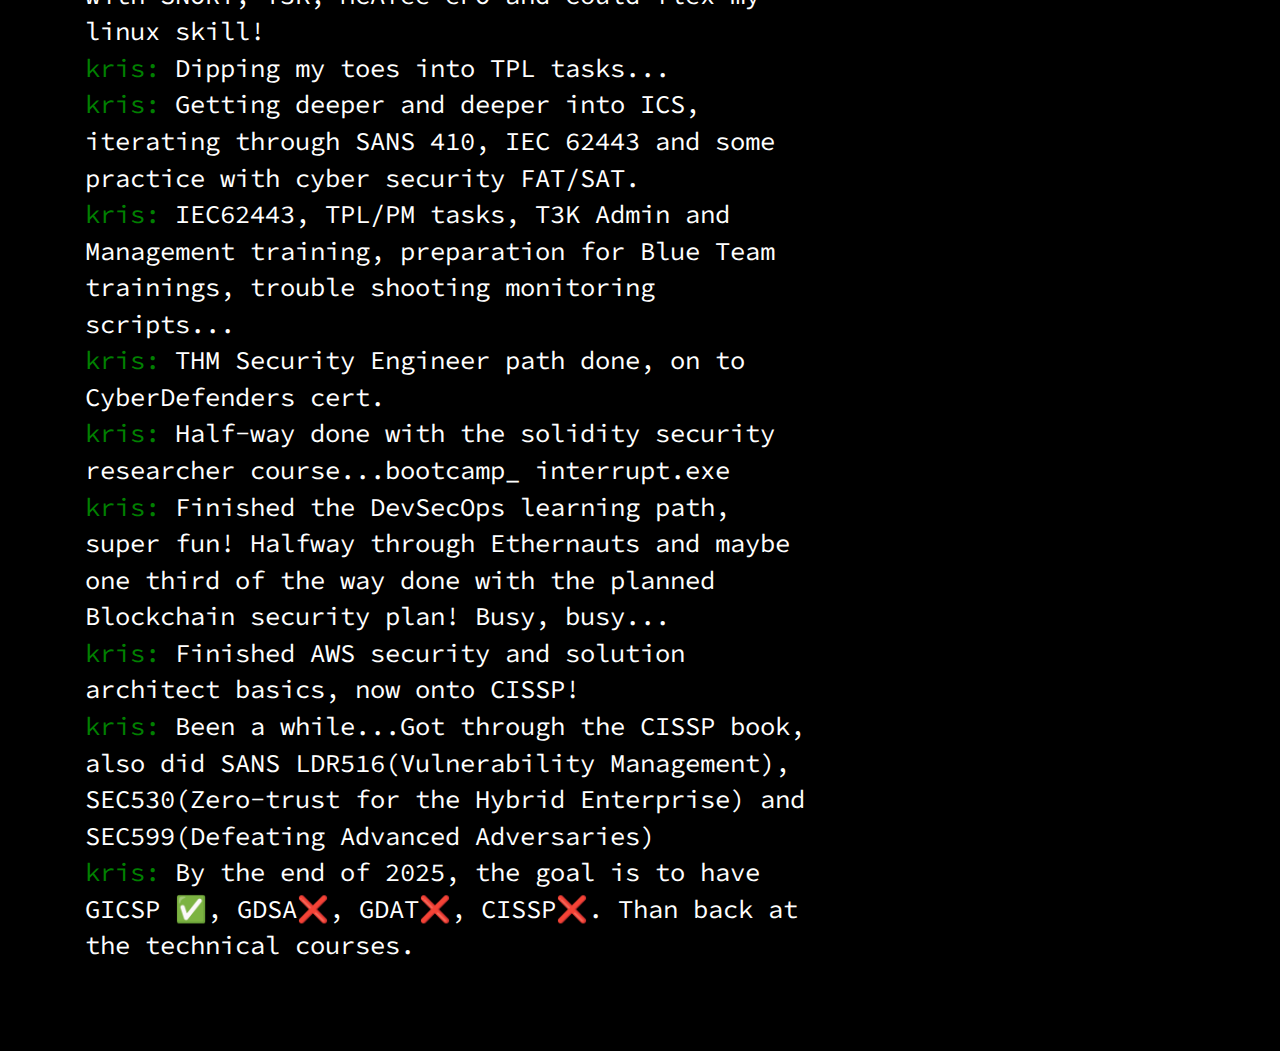
<file: security.html>
<html>

<head>
    <link rel="stylesheet" href="https://maxcdn.bootstrapcdn.com/bootstrap/3.3.7/css/bootstrap.min.css">
    <link rel="stylesheet" href="styles.css">
    <link href="https://fonts.googleapis.com/css?family=Source+Code+Pro" rel="stylesheet">
</head>

<div class="container">

    <body class="bg">
        <div class="header text-center center-block">
            <ul class="navbar">
                <li><a href="human.html"> @Human </a></li>
                <li><a href="index.html"> @Bacon </a></li>
                <li><a href="dev.html"> @Development</a></li>
                <li><a href="education.html"> @Education </a></li>
                <li><a href="travel.html"> @Travel </a></li>
            </ul>

            <p id="welcome"> hello friend</br>i'm kris _</p>

        </div>

        <div class="intro">
            <div class="col-xs-8">
                <!-- <span>kris:</span> </br> -->
                <p id="text1"><span>kris:</span> security and hacking progress</br>
                    <span>kris:</span> I finished all the learning path on THM, took notes on a CCNA prep lecture series and did palo alto related studies coupled with cloud based technologies...</br>
                    <span>kris:</span> Finished the HTB starting point, hats off, well made content.</br>
                    <span>kris:</span> Started my journey in ICS. Listened to the SANS webcast from 2021, gave me some ideas about asset identification, segmentation and traffic control/monitoring and some free tools.</br>
                    <span>kris:</span> Went through CompTIA CySA+ CS0-002...theory only...</br>
                    <span>kris:</span> Started chewing through retired medium machines on HTB, starting from last year...gosh Notebook and Schooled took me a week...with help...</br>
                    <span>kris:</span> Started my world domination plan.</br>
                    <span>kris:</span> Started experimenting with Elasticsearch, Kibana, Logstash and Beats...Refreshed my blue teaming basics; events and process plus logging/auditing for windows and linux.</br>
                    <span>kris:</span> Have been struggling with HTB boxes and spent most of my time with ICS related stuff...</br>
                    <span>kris:</span> The OSCP prep begins today.</br>
                    <span>kris:</span> Gosh darn uncertainty...Prep postponed.</br>
                    <span>kris:</span> Found out about <a href="https://www.hackers-arise.com/">OccupyTheWeb</a>! Spent half of the week with Elasticsearch and the other with ML.</br>
                    <span>kris:</span> Spent the week chewing through processes and policies...</br>
                    <span>kris:</span> Finished the Jr. Pentester learning path</br>
                    <span>kris:</span> Dipped my toes into Incident Response and Digital Forensics winhex, Autopsy, Volatility, ExIf tool, Wireshark and the beauty of FTK Image...</br>
                    <span>kris:</span> Finished the logstash/beats and kibana course...built a local ELK SIEM!</br>
                    <span>kris:</span> Finished the preparation for GICSP, SANS 410 and ICS summit here I come!</br>
                    <span>kris:</span> Pentesting smart contracts with tests, mythril and slither! Bug bounty here I come?...</br>
                    <span>kris:</span> Oh boy oh boy! Built my library of security standards, finished SANS 410 course, updated my to-do list!</br>
                    <span>kris:</span> Finished organizing my VMs and to-do lists, and did some SANS CTFs, getting back into DFIR</br>
                    <span>kris:</span> Created a bunch of DFIR scripts, wrote some grok patterns for unix logs and played around with ELK security</br>
                    <span>kris:</span> Dug myself into OpManager, incredible tool!</br>
                    <span>kris:</span> Refresher on all the blue teaming things.</br>
                    <span>kris:</span> Holiday hacking challenges galore!</br>
                    <span>kris:</span> Spent most of my time in the DFIR space lately!...</br>
                    <span>kris:</span> Finished advent of cyber!</br>
                    <span>kris:</span> Finished APIsec university!</br>
                    <span>kris:</span> Finished the DFIR learning path and got the Incident Responder badge on Let'sDefend!</br>
                    <span>kris:</span> Done with IEC62443 standard digestion...</br>
                    <span>kris:</span> Finally working on-site!!! Got intimate with SNORT, T3K, McAfee ePO and could flex my linux skill!</br>
                    <span>kris:</span> Dipping my toes into TPL tasks...</br>
                    <span>kris:</span> Getting deeper and deeper into ICS, iterating through SANS 410, IEC 62443 and some practice with cyber security FAT/SAT.</br>
                    <span>kris:</span> IEC62443, TPL/PM tasks, T3K Admin and Management training, preparation for Blue Team trainings, trouble shooting monitoring scripts...</br>
                    <span>kris:</span> THM Security Engineer path done, on to CyberDefenders cert.</br>
                    <span>kris:</span> Half-way done with the solidity security researcher course...bootcamp_   interrupt.exe</br>
                    <span>kris:</span> Finished the DevSecOps learning path, super fun! Halfway through Ethernauts and maybe one third of the way done with the planned Blockchain security plan! Busy, busy...</br>
		            <span>kris:</span> Finished AWS security and solution architect basics, now onto CISSP!</br>
                    <span>kris:</span> Been a while...Got through the CISSP book, also did SANS LDR516(Vulnerability Management), SEC530(Zero-trust for the Hybrid Enterprise) and SEC599(Defeating Advanced Adversaries)</br>
                    <span>kris:</span> By the end of 2025, the goal is to have GICSP ✅, GDSA❌, GDAT❌, CISSP❌. Than back at the technical courses.</br>
                </div>
            <div class="col-xs-4">

            </div>
        </div>

        <div class="skill">

        </div>

        <div class="work">

        </div>

        <div class="break">

        </div>

    </body>

</html>
</file>
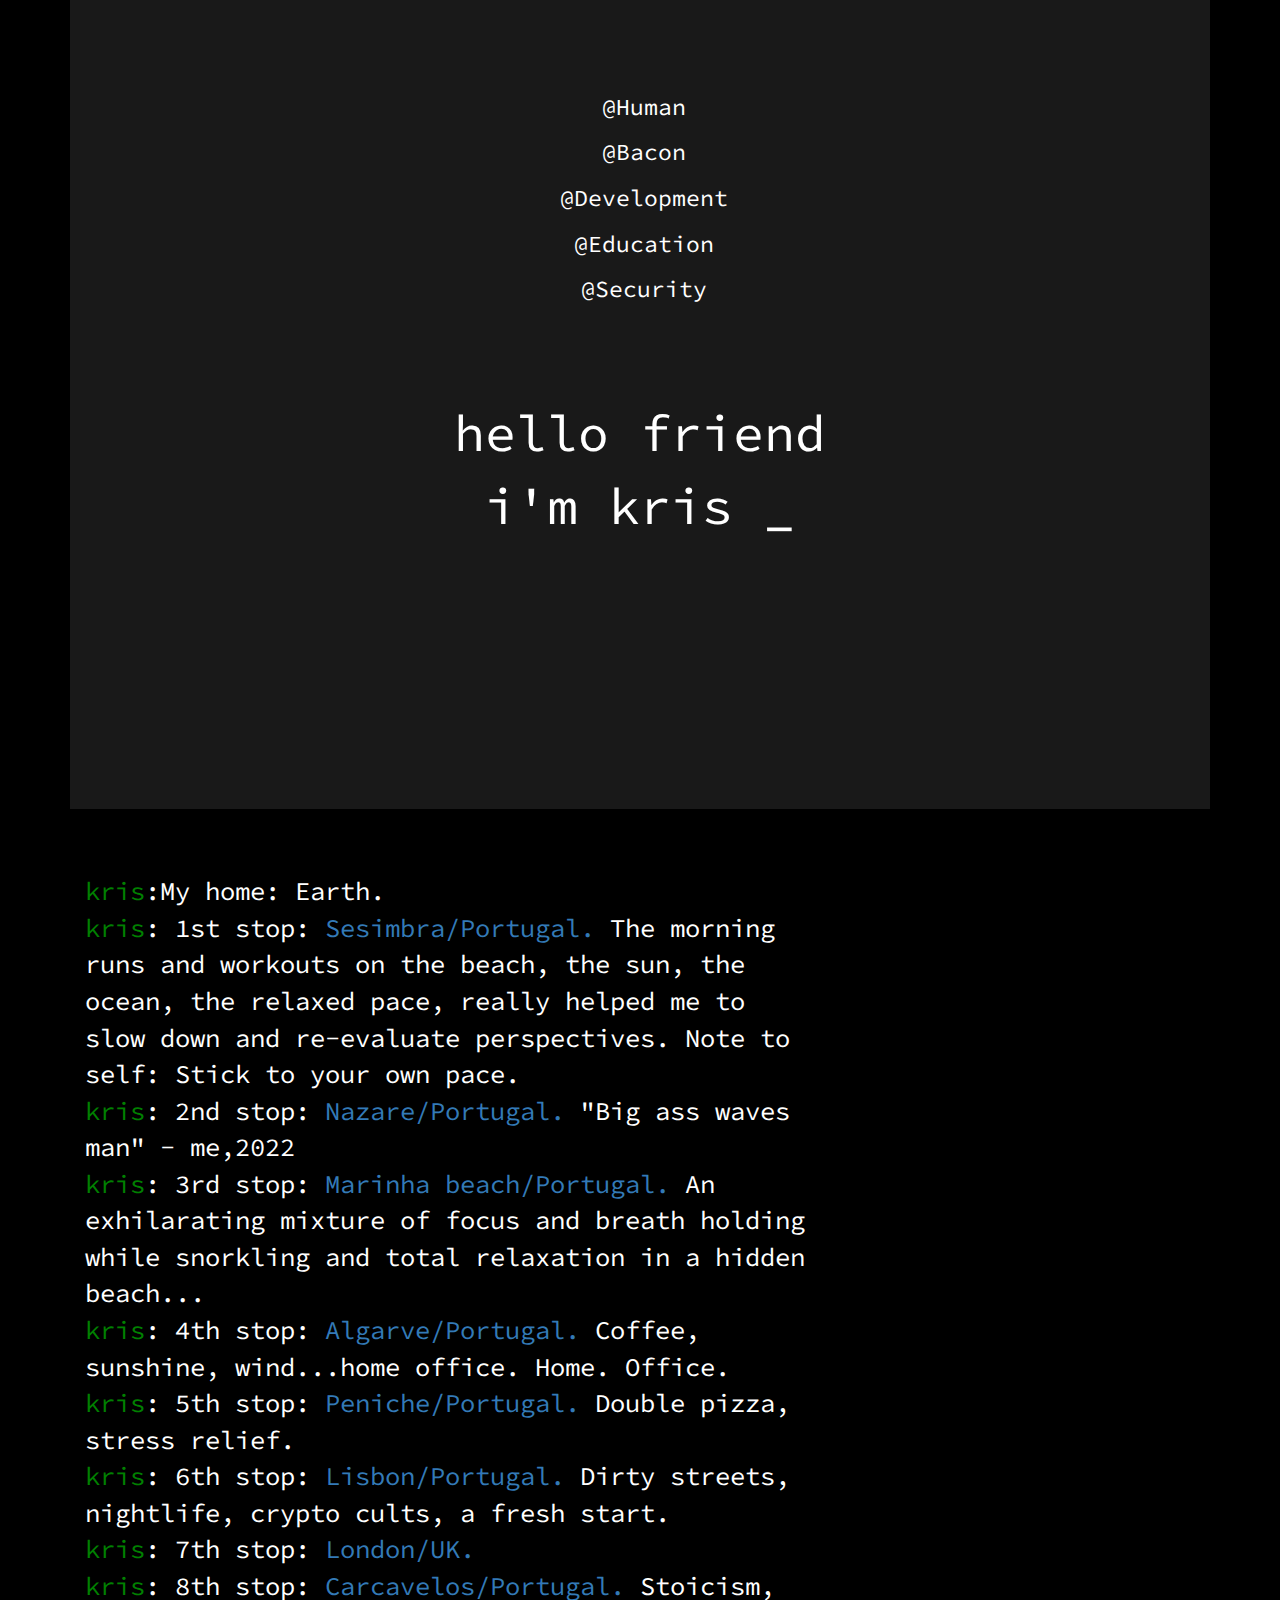
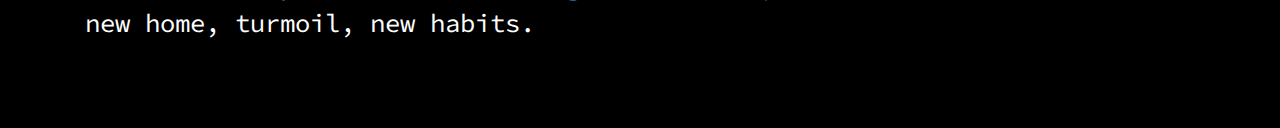
<file: travel.html>
<html>

<head>
    <link rel="stylesheet" href="https://maxcdn.bootstrapcdn.com/bootstrap/3.3.7/css/bootstrap.min.css">
    <link rel="stylesheet" href="styles.css">
    <link href="https://fonts.googleapis.com/css?family=Source+Code+Pro" rel="stylesheet">
</head>

<div class="container">

    <body class="bg">
        <div class="header text-center center-block">
            <ul class="navbar">
                <li><a href="human.html"> @Human </a></li>
                <li><a href="index.html"> @Bacon </a></li>
                <li><a href="dev.html"> @Development </a></li>
                <li><a href="education.html"> @Education </a></li>
                <li><a href="security.html"> @Security </a></li>
            </ul>

            <p id="welcome"> hello friend</br>i'm kris _</p>

        </div>

        <div class="intro">
            <div class="col-xs-8">
                <!-- <span>kris</span>:</br> -->
                <p id="text1"><span>kris</span>:My home: Earth.</br>
                <span>kris</span>: 1st stop: <a href=images/Sesimbra.jpg>Sesimbra/Portugal.</a> The morning runs and workouts on the beach, the sun, the ocean, the relaxed pace, really helped me to slow down and re-evaluate perspectives. Note to self: Stick to your own pace.</br>
                <span>kris</span>: 2nd stop: <a href=images/Nazare.jpg>Nazare/Portugal.</a> "Big ass waves man" - me,2022</br>
                <span>kris</span>: 3rd stop: <a href=images/Marinha.jpg>Marinha beach/Portugal.</a> An exhilarating mixture of focus and breath holding while snorkling and total relaxation in a hidden beach...</br>
                <span>kris</span>: 4th stop: <a href=images/Algarve.jpg>Algarve/Portugal.</a> Coffee, sunshine, wind...home office. Home. Office.</br>
                <span>kris</span>: 5th stop: <a href=images/Peniche.jpg>Peniche/Portugal.</a> Double pizza, stress relief.</br>
                <span>kris</span>: 6th stop: <a href="images/Lisbon.jpeg">Lisbon/Portugal.</a> Dirty streets, nightlife, crypto cults, a fresh start. </br>
                <span>kris</span>: 7th stop: <a href="images/London.html">London/UK.</a></br>
                <span>kris</span>: 8th stop: <a href="images/Carcavelos.jpg">Carcavelos/Portugal.</a> Stoicism, new home, turmoil, new habits. </br>
            </div>
            <div class="col-xs-4">

            </div>
        </div>

        <div class="skill">

        </div>

        <div class="work">

        </div>

        <div class="break">

        </div>

    </body>

</html>
</file>
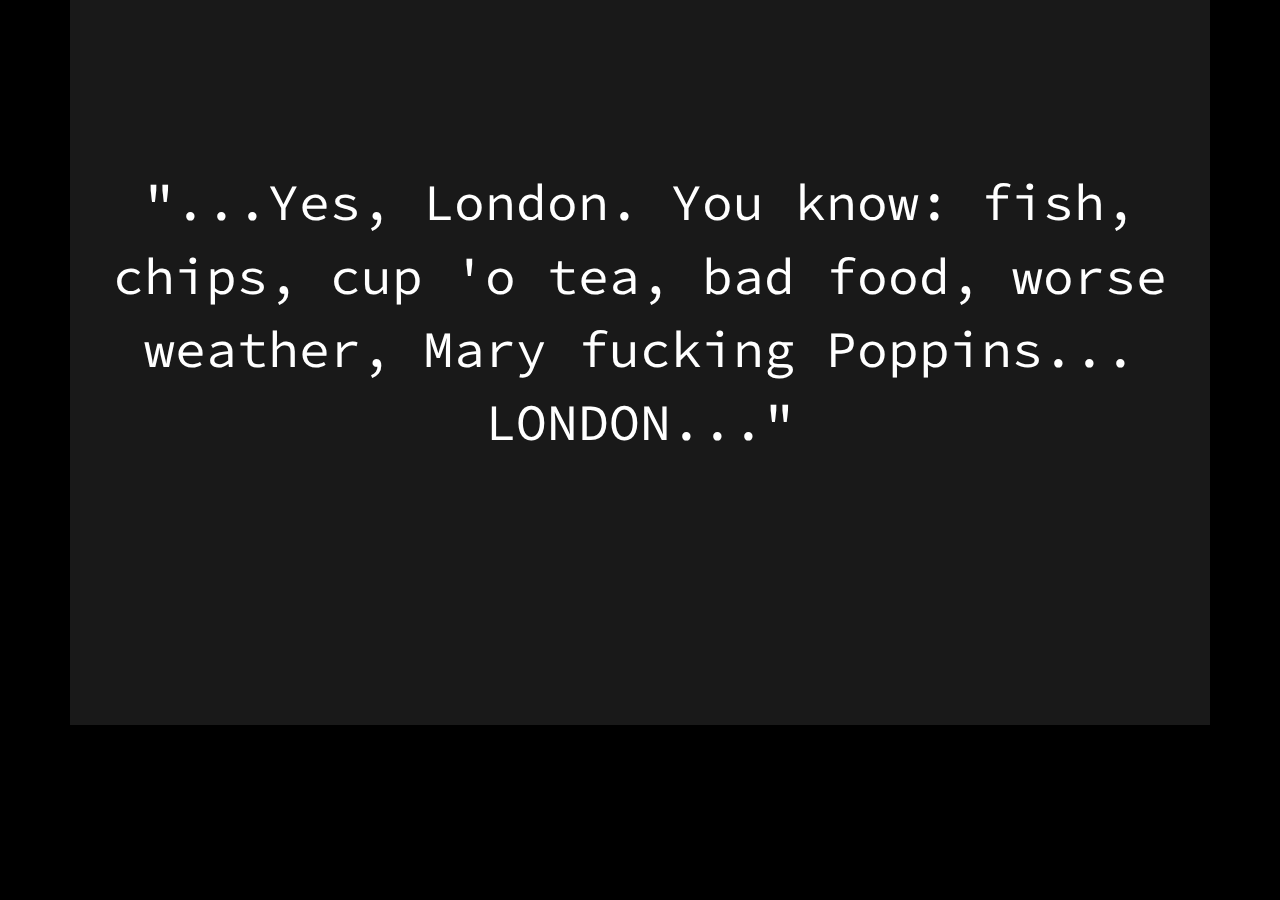
<file: images/London.html>
<html>

<head>
    <link rel="stylesheet" href="https://maxcdn.bootstrapcdn.com/bootstrap/3.3.7/css/bootstrap.min.css">
    <link rel="stylesheet" href="../styles.css">
    <link href="https://fonts.googleapis.com/css?family=Source+Code+Pro" rel="stylesheet">
</head>

<div class="container">

    <body class="bg">
        <div class="header text-center center-block">
            

            <p id="welcome"> "...Yes, London. You know: fish, chips, cup 'o tea, bad food, worse weather, Mary fucking Poppins... LONDON..."</p>

        </div>


    </body>

</html>
</file>
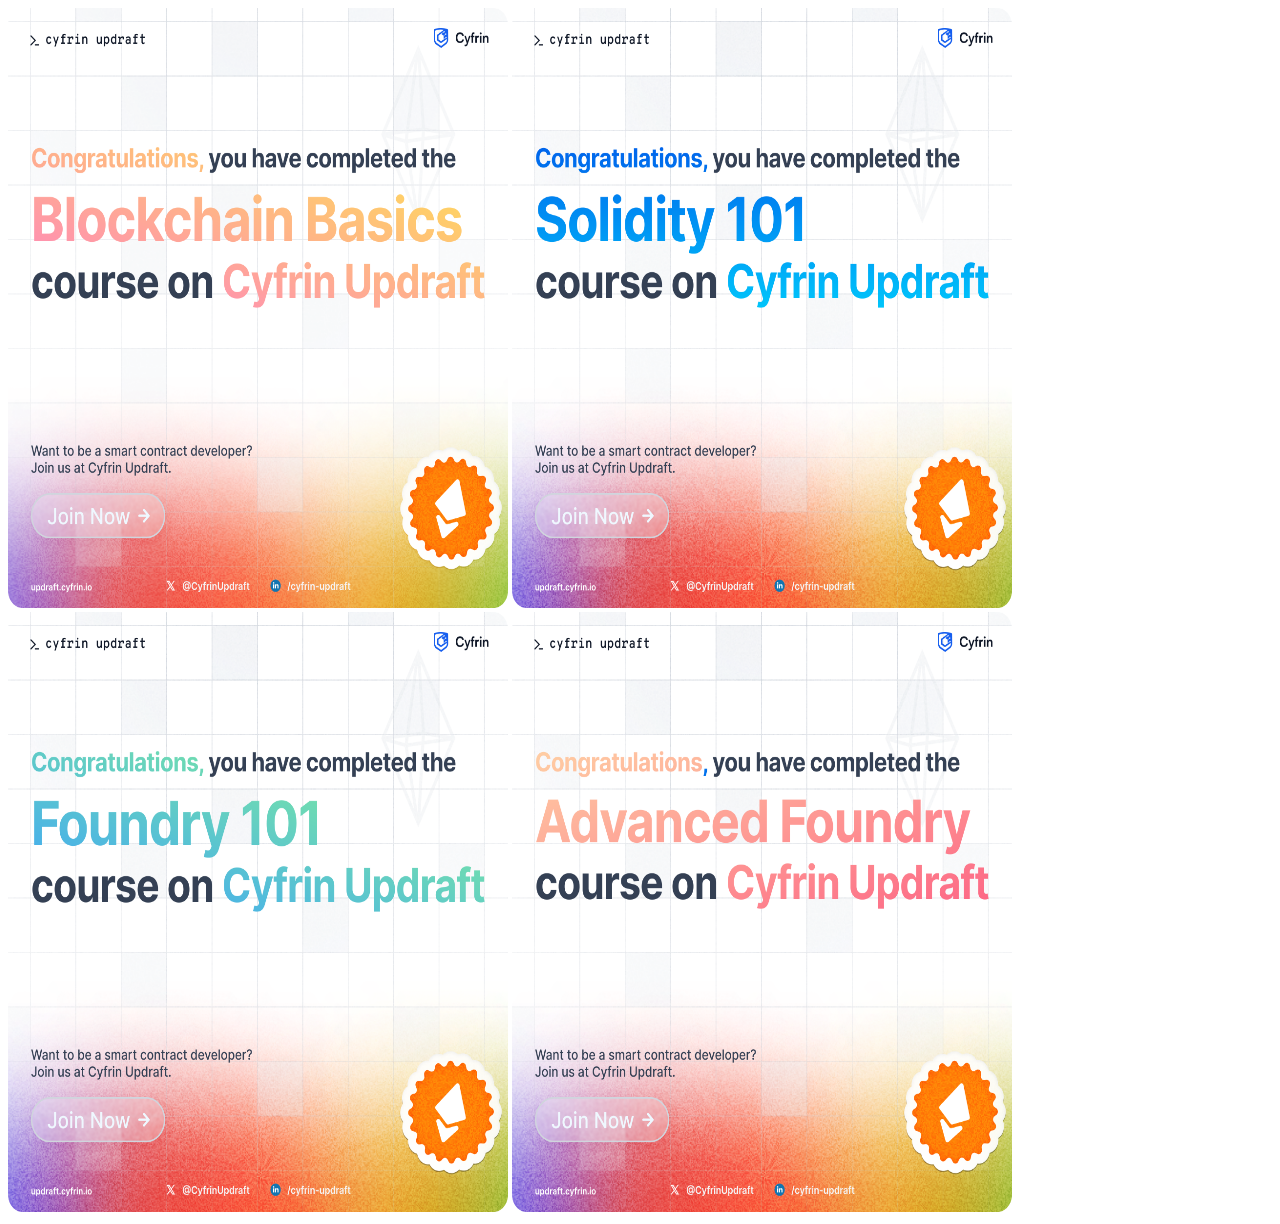
<file: certs/Blockchain/BCDump.html>
<!DOCTYPE html>
<html lang="en">
<head>
    <meta charset="UTF-8">
    <meta name="viewport" content="width=device-width, initial-scale=1.0">
    <title>Document</title>
</head>
<body>
    <img src="blockchain-basics-completed.png" alt="Blockchain basics." width="500" height="600">
    <img src="solidity-completed.png" alt="Solidity basics." width="500" height="600">
    <img src="foundry-completed.png" alt="Foundry basics." width="500" height="600">
    <img src="advanced-foundry-completed.png" alt="Foundry advanced." width="500" height="600">
        
</body>
</html>
</file>
<file: styles.css>
.bg {
  background-color: black;
}

.header {
  background-color: #191919;
  padding-bottom: 20vmax;
  padding-top: 6vmax;
}

.navbar li {
  display: block;
  padding-top: 1vmax;
  padding-right: 2.5vmax;
  font-family: Source Code Pro;
  font-size: 1.8vmax;
}

.navbar a {
  color: white;
}

.navbar b{
  color:whitesmoke;
  font-size: small;
  display: inline-block;
}

#welcome {
  color: white;
  font-family: Source Code Pro;
  font-size: 4vmax;
  margin-top: 7vmax;
}

#welcome_bacon {
  color: white;
  font-family: Source Code Pro;
  font-size: x-large;
  margin-top: 7vmax;
}

.intro {
  margin-top: 5vmax;
  margin-bottom: 6vmax;
  overflow: auto;
}

#text1 {
  color: white;
  font-family: Source Code Pro;
  padding-left: px;
  font-size: 2vmax;
}

#text1 span {
  color: green;
}

.intro col-xs-4 {
  display: inline;
}


#text2 {
  font-family: Source Code Pro;
  font-size: 2vmax;
  color: green;
}

.skill a:hover {
  color: green;
} 

.skill a {
  color: white;
}

.skill ul {
  list-style: none;
}

.work {
  margin-top: 5vmax;
}

#text3, #text4 {
  font-family: Source Code Pro;
  font-size: 2vmax;
  color: green;
}

.work span {
  color: white;
}

.break {
  margin-top: 2vmax;
}

#text4 span {
  color: white;
}

#text4 {
  display: inline-block;
  padding-top: 2vmax;
}

.lgrn_txt {
  color: lightgreen;
}

.bgreen {
  color: greenyellow;
}

.lco {
  color: blueviolet;
}

.asm_main {
  color: goldenrod;
}
</file>
